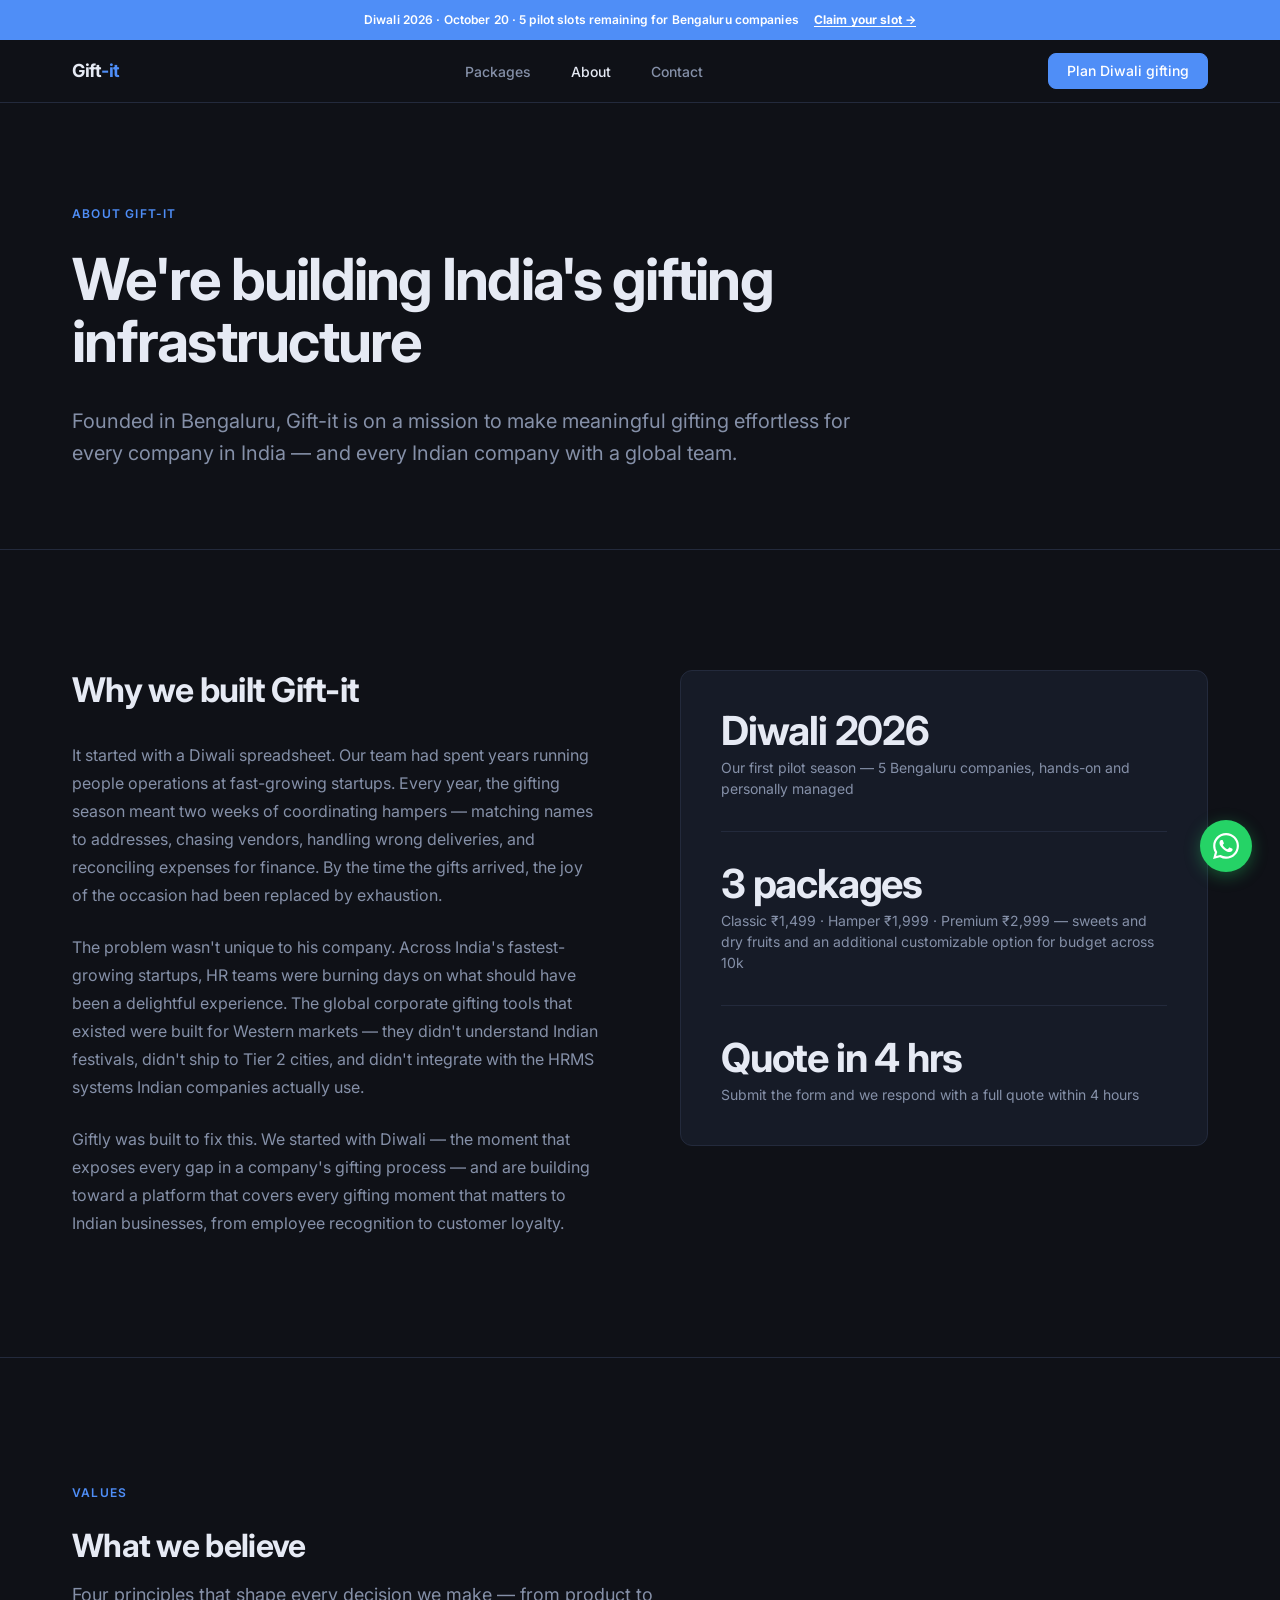
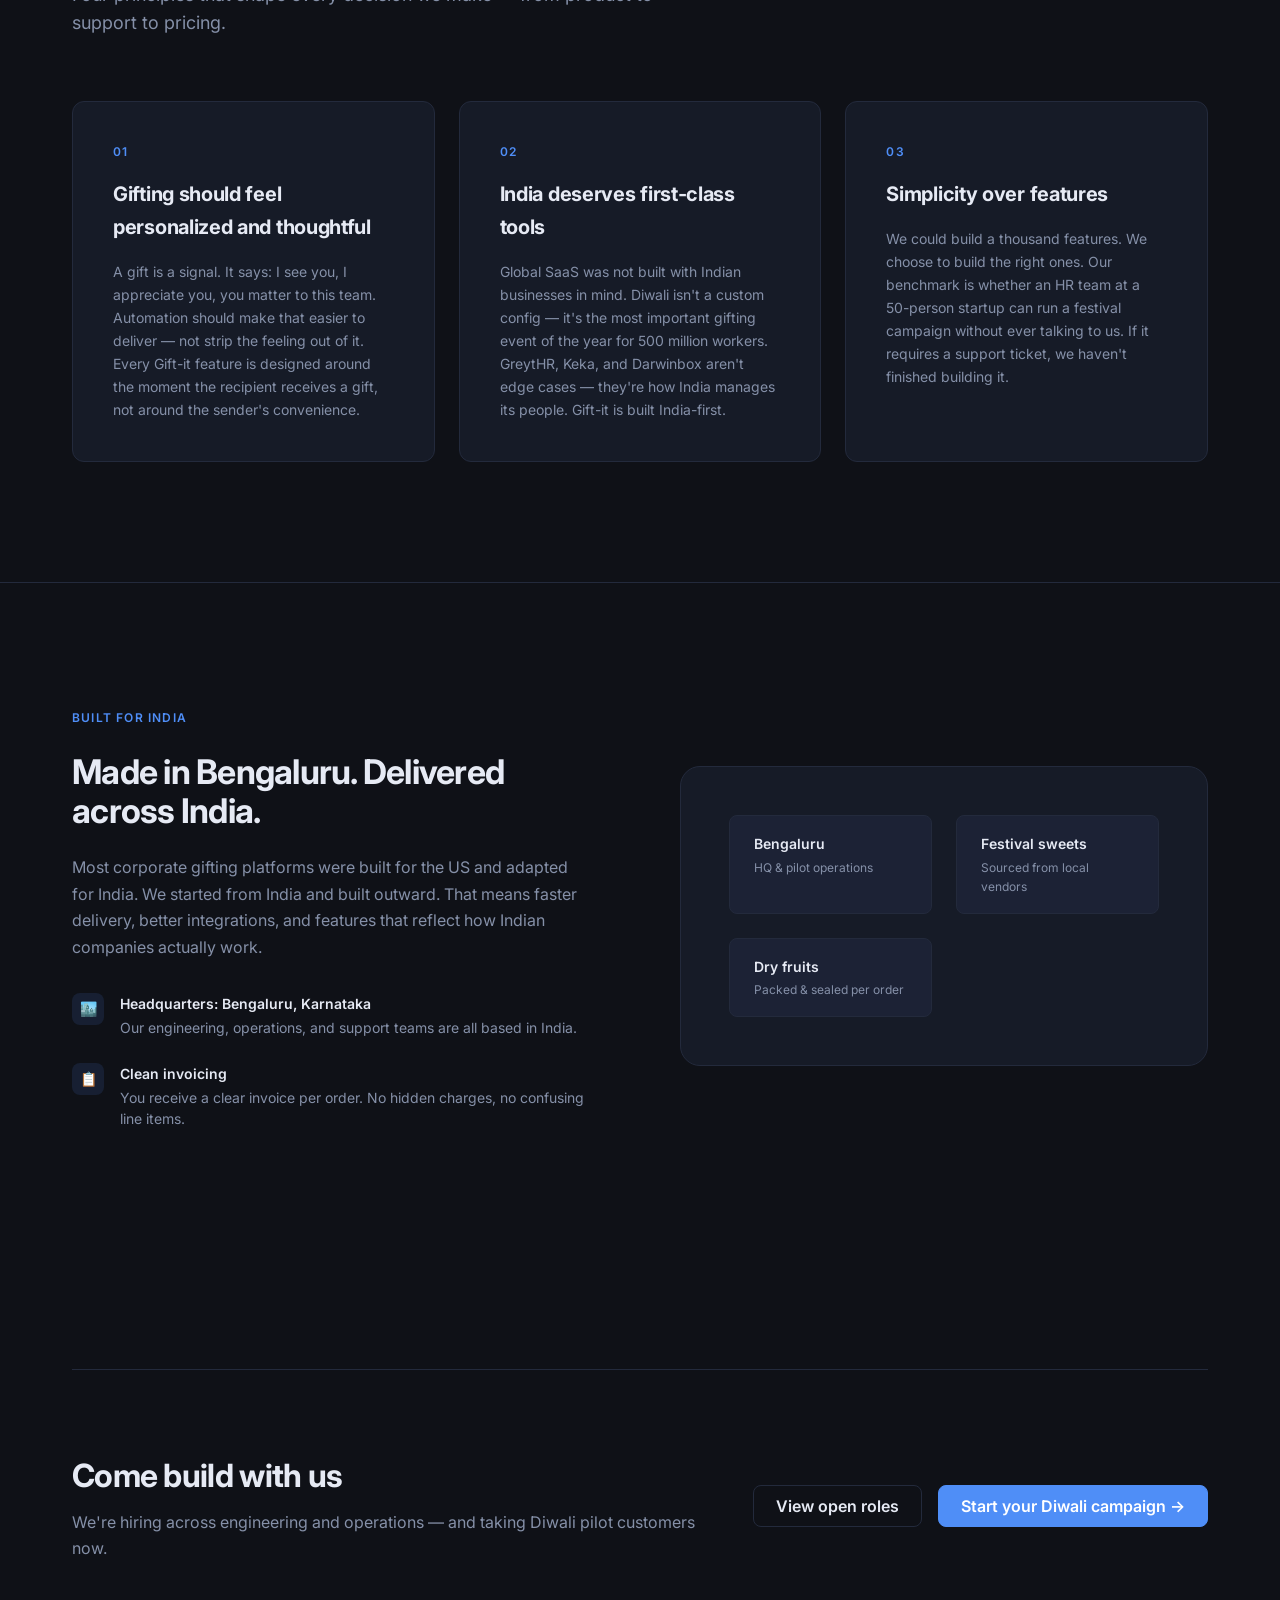
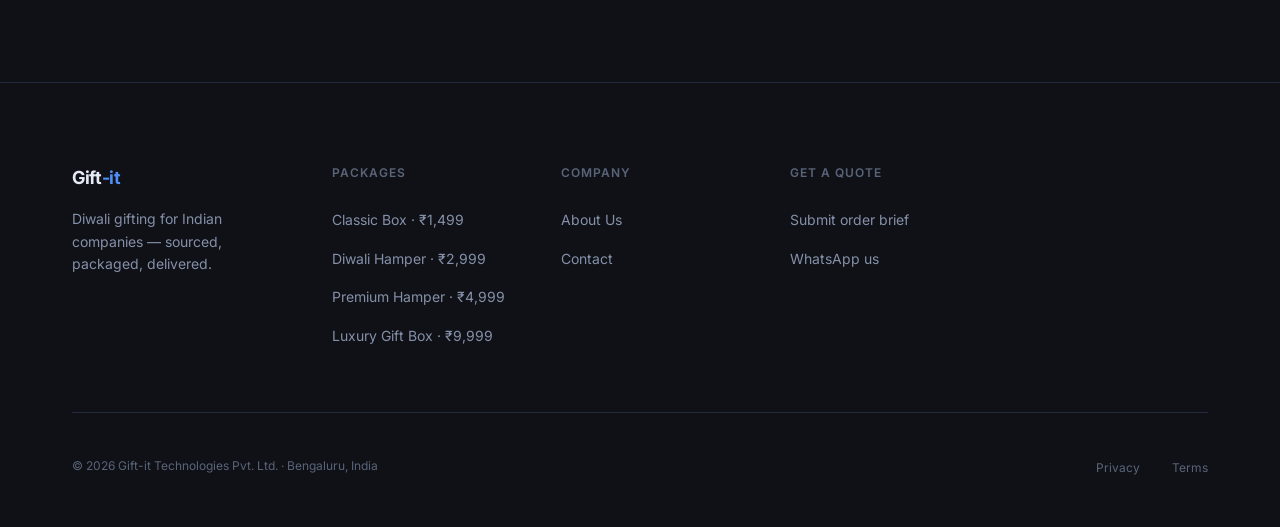
<file: about.html>
<!DOCTYPE html>
<html lang="en">
<head>
  <meta charset="UTF-8">
  <meta name="viewport" content="width=device-width, initial-scale=1.0">
  <title>Gift-it — About Us</title>
  <link rel="preconnect" href="https://fonts.googleapis.com">
  <link rel="preconnect" href="https://fonts.gstatic.com" crossorigin>
  <link href="https://fonts.googleapis.com/css2?family=Inter:wght@400;500;600;700&display=swap" rel="stylesheet">
  <link rel="stylesheet" href="style.css">
  <style>

    /* PAGE HERO -------------------------------------------------- */
    .page-hero {
      padding-top: var(--s12);
      padding-bottom: var(--s10);
    }
    .page-hero__title {
      font-size: var(--text-display);
      font-weight: var(--weight-bold);
      letter-spacing: -0.03em;
      line-height: var(--lh-display);
      color: var(--color-text-primary);
      max-width: 800px;
      margin-bottom: var(--s4);
    }
    .page-hero__sub {
      font-size: var(--text-xl);
      color: var(--color-text-secondary);
      max-width: 60ch;
      line-height: 1.6;
    }

    /* STORY ------------------------------------------------------ */
    .story {
      padding: var(--s15) 0;
      border-top: 1px solid var(--color-border);
    }

    .story__inner {
      display: grid;
      grid-template-columns: 1fr 1fr;
      gap: var(--s10);
      align-items: start;
    }

    .story__title {
      font-size: clamp(24px, 3vw, 34px);
      font-weight: var(--weight-bold);
      letter-spacing: -0.022em;
      line-height: 1.15;
      color: var(--color-text-primary);
      margin-bottom: var(--s4);
    }

    .story__body {
      font-size: var(--text-md);
      color: var(--color-text-secondary);
      line-height: 1.75;
      max-width: var(--prose-max);
    }

    .story__body p + p { margin-top: var(--s3); }

    .story__aside {
      background-color: var(--color-surface);
      border: 1px solid var(--color-border);
      border-radius: var(--radius-lg);
      padding: var(--s5);
      display: flex;
      flex-direction: column;
      gap: var(--s4);
    }

    .story-stat {
      padding-bottom: var(--s4);
      border-bottom: 1px solid var(--color-border);
    }
    .story-stat:last-child { padding-bottom: 0; border-bottom: none; }

    .story-stat__val {
      font-size: 40px;
      font-weight: var(--weight-bold);
      letter-spacing: -0.03em;
      color: var(--color-text-primary);
      line-height: 1;
      margin-bottom: 6px;
    }

    .story-stat__label {
      font-size: var(--text-sm);
      color: var(--color-text-secondary);
      line-height: 1.5;
    }

    /* VALUES ----------------------------------------------------- */
    .values {
      padding: var(--s15) 0;
      border-top: 1px solid var(--color-border);
    }

    .values__grid {
      display: grid;
      grid-template-columns: repeat(3, 1fr);
      gap: var(--s3);
      margin-top: var(--s8);
    }

    .value-card {
      background-color: var(--color-surface);
      border: 1px solid var(--color-border);
      border-radius: var(--radius-lg);
      padding: var(--s5);
    }

    .value-card__number {
      font-size: var(--text-xs);
      font-weight: var(--weight-semibold);
      letter-spacing: 0.1em;
      color: var(--color-accent);
      margin-bottom: var(--s2);
    }

    .value-card__title {
      font-size: var(--text-xl);
      font-weight: var(--weight-bold);
      letter-spacing: -0.015em;
      color: var(--color-text-primary);
      margin-bottom: var(--s2);
    }

    .value-card__desc {
      font-size: var(--text-sm);
      color: var(--color-text-secondary);
      line-height: 1.65;
    }

    /* TEAM ------------------------------------------------------- */
    .team {
      padding: var(--s15) 0;
      border-top: 1px solid var(--color-border);
    }

    .team__grid {
      display: grid;
      grid-template-columns: repeat(4, 1fr);
      gap: var(--s3);
      margin-top: var(--s8);
    }

    .team-card {
      background-color: var(--color-surface);
      border: 1px solid var(--color-border);
      border-radius: var(--radius-lg);
      padding: var(--s4);
    }

    .team-card__avatar {
      width: 52px;
      height: 52px;
      border-radius: 50%;
      background-color: var(--color-surface-alt);
      border: 1px solid var(--color-border);
      display: flex;
      align-items: center;
      justify-content: center;
      font-size: var(--text-lg);
      font-weight: var(--weight-bold);
      color: var(--color-accent);
      margin-bottom: var(--s3);
      letter-spacing: -0.02em;
    }

    .team-card__name {
      font-size: var(--text-md);
      font-weight: var(--weight-semibold);
      color: var(--color-text-primary);
      margin-bottom: 2px;
    }

    .team-card__role {
      font-size: var(--text-sm);
      color: var(--color-text-secondary);
      margin-bottom: var(--s2);
    }

    .team-card__prev {
      font-size: var(--text-xs);
      color: var(--color-text-muted);
    }

    /* INDIA SECTION ---------------------------------------------- */
    .india-section {
      padding: var(--s15) 0;
      border-top: 1px solid var(--color-border);
    }

    .india-section__inner {
      display: grid;
      grid-template-columns: 1fr 1fr;
      gap: var(--s10);
      align-items: center;
    }

    .india-section__title {
      font-size: clamp(24px, 3vw, 34px);
      font-weight: var(--weight-bold);
      letter-spacing: -0.022em;
      line-height: 1.15;
      color: var(--color-text-primary);
      margin-bottom: var(--s3);
    }

    .india-section__desc {
      font-size: var(--text-md);
      color: var(--color-text-secondary);
      max-width: 52ch;
      line-height: 1.65;
      margin-bottom: var(--s4);
    }

    .india-points {
      display: flex;
      flex-direction: column;
      gap: var(--s3);
    }

    .india-point {
      display: flex;
      align-items: flex-start;
      gap: var(--s2);
    }

    .india-point__icon {
      width: 32px;
      height: 32px;
      border-radius: var(--radius-md);
      background-color: var(--color-accent-dim);
      display: flex;
      align-items: center;
      justify-content: center;
      font-size: 14px;
      flex-shrink: 0;
      margin-top: 1px;
    }

    .india-point__title {
      font-size: var(--text-sm);
      font-weight: var(--weight-semibold);
      color: var(--color-text-primary);
      margin-bottom: 2px;
    }

    .india-point__desc {
      font-size: var(--text-sm);
      color: var(--color-text-secondary);
      line-height: 1.5;
    }

    .india-map {
      background-color: var(--color-surface);
      border: 1px solid var(--color-border);
      border-radius: var(--radius-xl);
      padding: var(--s6);
      display: grid;
      grid-template-columns: 1fr 1fr;
      gap: var(--s3);
    }

    .india-city {
      background-color: var(--color-surface-alt);
      border: 1px solid var(--color-border);
      border-radius: var(--radius-md);
      padding: var(--s2) var(--s3);
    }

    .india-city__name {
      font-size: var(--text-sm);
      font-weight: var(--weight-semibold);
      color: var(--color-text-primary);
      margin-bottom: 2px;
    }

    .india-city__stat {
      font-size: var(--text-xs);
      color: var(--color-text-secondary);
    }

    /* INVESTORS / BACKERS ---------------------------------------- */
    .backers {
      padding: var(--s10) 0;
      border-top: 1px solid var(--color-border);
    }

    .backers__label {
      font-size: var(--text-xs);
      font-weight: var(--weight-semibold);
      letter-spacing: 0.08em;
      text-transform: uppercase;
      color: var(--color-text-muted);
      margin-bottom: var(--s4);
    }

    /* RESPONSIVE ------------------------------------------------- */
    @media (max-width: 860px) {
      .story__inner { grid-template-columns: 1fr; gap: var(--s6); }
      .india-section__inner { grid-template-columns: 1fr; gap: var(--s6); }
      .team__grid { grid-template-columns: 1fr 1fr; }
    }

    @media (max-width: 640px) {
      .values__grid { grid-template-columns: 1fr; }
      .team__grid { grid-template-columns: 1fr 1fr; }
      .india-map { grid-template-columns: 1fr; }
    }

  </style>
</head>
<body>

  <!-- DIWALI BANNER -->
  <div style="background-color: var(--color-accent); padding: 10px 0; text-align: center;">
    <div class="container">
      <p style="font-size: var(--text-xs); font-weight: 600; color: #fff; letter-spacing: 0.01em;">
        Diwali 2026 · October 20 · 5 pilot slots remaining for Bengaluru companies
        <a href="contact.html" style="font-weight: 700; color: #fff; text-decoration: underline; text-underline-offset: 2px; margin-left: 12px;">Claim your slot &#8594;</a>
      </p>
    </div>
  </div>

  <!-- NAV -->
  <header class="nav" role="banner">
    <div class="container">
      <div class="nav__inner">
        <a href="index.html" class="nav__logo">Gift<span>-it</span></a>
        <nav aria-label="Primary">
          <ul class="nav__links" role="list">
            <li><a href="pricing.html" class="nav__link">Packages</a></li>
            <li><a href="about.html" class="nav__link is-active">About</a></li>
            <li><a href="contact.html" class="nav__link">Contact</a></li>
          </ul>
        </nav>
        <div class="nav__actions">
          
          <a href="contact.html" class="btn btn--primary">Plan Diwali gifting</a>
          <button class="nav__hamburger" id="hamburger" aria-label="Open menu" aria-expanded="false">
            <span></span><span></span><span></span>
          </button>
        </div>
      </div>
    </div>
    <div class="nav__mobile" id="mobile-nav">
      <a href="pricing.html" class="nav__link">Packages</a>
      <a href="about.html" class="nav__link">About</a>
      <a href="contact.html" class="nav__link">Contact</a>
      <div class="nav__mobile-actions">
        
        <a href="contact.html" class="btn btn--primary btn--full">Plan Diwali gifting</a>
      </div>
    </div>
  </header>

  <main>

    <!-- HERO -->
    <section class="page-hero" aria-labelledby="about-heading">
      <div class="container">
        <span class="eyebrow" aria-hidden="true">About Gift-it</span>
        <h1 class="page-hero__title" id="about-heading">We're building India's gifting infrastructure</h1>
        <p class="page-hero__sub">Founded in Bengaluru, Gift-it is on a mission to make meaningful gifting effortless for every company in India — and every Indian company with a global team.</p>
      </div>
    </section>

    <!-- STORY -->
    <section class="story" aria-labelledby="story-heading">
      <div class="container">
        <div class="story__inner">
          <div>
            <h2 class="story__title" id="story-heading">Why we built Gift-it</h2>
            <div class="story__body">
              <p>It started with a Diwali spreadsheet. Our team had spent years running people operations at fast-growing startups. Every year, the gifting season meant two weeks of coordinating hampers — matching names to addresses, chasing vendors, handling wrong deliveries, and reconciling expenses for finance. By the time the gifts arrived, the joy of the occasion had been replaced by exhaustion.</p>
              <p>The problem wasn't unique to his company. Across India's fastest-growing startups, HR teams were burning days on what should have been a delightful experience. The global corporate gifting tools that existed were built for Western markets — they didn't understand Indian festivals, didn't ship to Tier 2 cities, and didn't integrate with the HRMS systems Indian companies actually use.</p>
              <p>Giftly was built to fix this. We started with Diwali — the moment that exposes every gap in a company's gifting process — and are building toward a platform that covers every gifting moment that matters to Indian businesses, from employee recognition to customer loyalty.</p>
            </div>
          </div>
          <div class="story__aside" aria-label="About this pilot">
            <div class="story-stat">
              <p class="story-stat__val">Diwali 2026</p>
              <p class="story-stat__label">Our first pilot season — 5 Bengaluru companies, hands-on and personally managed</p>
            </div>
            <div class="story-stat">
              <p class="story-stat__val">3 packages</p>
              <p class="story-stat__label">Classic ₹1,499 · Hamper ₹1,999 · Premium ₹2,999 — sweets and dry fruits and an additional customizable option for budget across 10k </p>
            </div>
            
            
            

            <div class="story-stat">
              <p class="story-stat__val">Quote in 4 hrs</p>
              <p class="story-stat__label">Submit the form and we respond with a full quote within 4 hours</p>
            </div>
          </div>
        </div>
      </div>
    </section>

    <!-- VALUES -->
    <section class="values" aria-labelledby="values-heading">
      <div class="container">
        <span class="eyebrow" aria-hidden="true">Values</span>
        <h2 class="section-title" id="values-heading">What we believe</h2>
        <p class="section-sub">Four principles that shape every decision we make — from product to support to pricing.</p>

        <div class="values__grid">
          <div class="value-card">
            <p class="value-card__number">01</p>
            <h3 class="value-card__title">Gifting should feel personalized and thoughtful</h3>
            <p class="value-card__desc">A gift is a signal. It says: I see you, I appreciate you, you matter to this team. Automation should make that easier to deliver — not strip the feeling out of it. Every Gift-it feature is designed around the moment the recipient receives a gift, not around the sender's convenience.</p>
          </div>
          <div class="value-card">
            <p class="value-card__number">02</p>
            <h3 class="value-card__title">India deserves first-class tools</h3>
            <p class="value-card__desc">Global SaaS was not built with Indian businesses in mind. Diwali isn't a custom config — it's the most important gifting event of the year for 500 million workers. GreytHR, Keka, and Darwinbox aren't edge cases — they're how India manages its people. Gift-it is built India-first.</p>
          </div>
          <div class="value-card">
            <p class="value-card__number">03</p>
            <h3 class="value-card__title">Simplicity over features</h3>
            <p class="value-card__desc">We could build a thousand features. We choose to build the right ones. Our benchmark is whether an HR team at a 50-person startup can run a festival campaign without ever talking to us. If it requires a support ticket, we haven't finished building it.</p>
          </div>
        </div>
      </div>
    </section>

    <!-- INDIA FOCUS -->
    <section class="india-section" aria-labelledby="india-heading">
      <div class="container">
        <div class="india-section__inner">
          <div>
            <span class="eyebrow" aria-hidden="true">Built for India</span>
            <h2 class="india-section__title" id="india-heading">Made in Bengaluru. Delivered across India.</h2>
            <p class="india-section__desc">Most corporate gifting platforms were built for the US and adapted for India. We started from India and built outward. That means faster delivery, better integrations, and features that reflect how Indian companies actually work.</p>
            <div class="india-points">
              <div class="india-point">
                <span class="india-point__icon" aria-hidden="true">🏙️</span>
                <div>
                  <p class="india-point__title">Headquarters: Bengaluru, Karnataka</p>
                  <p class="india-point__desc">Our engineering, operations, and support teams are all based in India.</p>
                </div>
              </div>
              <div class="india-point">
                <span class="india-point__icon" aria-hidden="true">📋</span>
                <div>
                  <p class="india-point__title">Clean invoicing</p>
                  <p class="india-point__desc">You receive a clear invoice per order. No hidden charges, no confusing line items.</p>
                </div>
              </div>
            </div>
          </div>
          <div class="india-map" aria-label="How we deliver">
            <div class="india-city">
              <p class="india-city__name">Bengaluru</p>
              <p class="india-city__stat">HQ &amp; pilot operations</p>
            </div>
            <div class="india-city">
              <p class="india-city__name">Festival sweets</p>
              <p class="india-city__stat">Sourced from local vendors</p>
            </div>
            <div class="india-city">
              <p class="india-city__name">Dry fruits</p>
              <p class="india-city__stat">Packed &amp; sealed per order</p>
            </div>
          </div>
        </div>
      </div>
    </section>

    <!-- CTA BAND -->
    <section class="cta-band" aria-labelledby="cta-heading">
      <div class="container">
        <div class="cta-band__inner">
          <div>
            <h2 class="cta-band__headline" id="cta-heading">Come build with us</h2>
            <p class="cta-band__sub">We're hiring across engineering and operations — and taking Diwali pilot customers now.</p>
          </div>
          <div class="cta-band__actions">
            <a href="contact.html" class="btn btn--outline btn--lg">View open roles</a>
            <a href="contact.html" class="btn btn--primary btn--lg">Start your Diwali campaign →</a>
          </div>
        </div>
      </div>
    </section>

  </main>

  <!-- FOOTER -->
  <footer class="footer" role="contentinfo">
    <div class="container">
      <div class="footer__grid">
        <div class="footer__brand">
          <p class="footer__brand-name">Gift<span>-it</span></p>
          <p class="footer__brand-desc">Diwali gifting for Indian companies — sourced, packaged, delivered.</p>
        </div>
        <div>
          <p class="footer__col-label">Packages</p>
          <ul class="footer__col-links" role="list">
            <li><a href="classic-box.html" class="footer__link">Classic Box · ₹1,499</a></li>
            <li><a href="diwali-hamper.html" class="footer__link">Diwali Hamper · ₹2,999</a></li>
            <li><a href="premium-box.html" class="footer__link">Premium Hamper · ₹4,999</a></li>
            <li><a href="luxury-box.html" class="footer__link">Luxury Gift Box · ₹9,999</a></li>
          </ul>
        </div>
        <div>
          <p class="footer__col-label">Company</p>
          <ul class="footer__col-links" role="list">
            <li><a href="about.html" class="footer__link">About Us</a></li>
            <li><a href="contact.html" class="footer__link">Contact</a></li>
          </ul>
        </div>
        <div>
          <p class="footer__col-label">Get a quote</p>
          <ul class="footer__col-links" role="list">
            <li><a href="contact.html" class="footer__link">Submit order brief</a></li>
            <li><a href="https://wa.me/917090781972" class="footer__link" target="_blank" rel="noopener">WhatsApp us</a></li>
          </ul>
        </div>
      </div>
      <div class="footer__bottom">
        <p class="footer__copy">© 2026 Gift-it Technologies Pvt. Ltd. · Bengaluru, India</p>
        <nav aria-label="Legal"><ul class="footer__legal" role="list">
          <li><a href="#" class="footer__legal-link">Privacy</a></li>
          <li><a href="#" class="footer__legal-link">Terms</a></li>
        </ul></nav>
      </div>
    </div>
  </footer>

  <script>
    const hamburger = document.getElementById('hamburger');
    const mobileNav = document.getElementById('mobile-nav');
    hamburger.addEventListener('click', () => {
      const open = mobileNav.classList.toggle('is-open');
      hamburger.setAttribute('aria-expanded', String(open));
    });
  </script>

  <!-- WhatsApp floating button -->
  <a href="https://wa.me/917090781972?text=Hi%2C%20I%27d%20like%20to%20learn%20more%20about%20Giftly"
     class="whatsapp-fab"
     target="_blank" rel="noopener noreferrer"
     aria-label="Chat with us on WhatsApp — +91 70 9078 1972">
    <svg width="26" height="26" viewBox="0 0 24 24" fill="currentColor" aria-hidden="true"><path d="M17.472 14.382c-.297-.149-1.758-.867-2.03-.967-.273-.099-.471-.148-.67.15-.197.297-.767.966-.94 1.164-.173.199-.347.223-.644.075-.297-.15-1.255-.463-2.39-1.475-.883-.788-1.48-1.761-1.653-2.059-.173-.297-.018-.458.13-.606.134-.133.298-.347.446-.52.149-.174.198-.298.298-.497.099-.198.05-.371-.025-.52-.075-.149-.669-1.612-.916-2.207-.242-.579-.487-.5-.669-.51-.173-.008-.371-.01-.57-.01-.198 0-.52.074-.792.372-.272.297-1.04 1.016-1.04 2.479 0 1.462 1.065 2.875 1.213 3.074.149.198 2.096 3.2 5.077 4.487.709.306 1.262.489 1.694.625.712.227 1.36.195 1.871.118.571-.085 1.758-.719 2.006-1.413.248-.694.248-1.289.173-1.413-.074-.124-.272-.198-.57-.347m-5.421 7.403h-.004a9.87 9.87 0 01-5.031-1.378l-.361-.214-3.741.982.998-3.648-.235-.374a9.86 9.86 0 01-1.51-5.26c.001-5.45 4.436-9.884 9.888-9.884 2.64 0 5.122 1.03 6.988 2.898a9.825 9.825 0 012.893 6.994c-.003 5.45-4.437 9.884-9.885 9.884m8.413-18.297A11.815 11.815 0 0012.05 0C5.495 0 .16 5.335.157 11.892c0 2.096.547 4.142 1.588 5.945L.057 24l6.305-1.654a11.882 11.882 0 005.683 1.448h.005c6.554 0 11.89-5.335 11.893-11.893a11.821 11.821 0 00-3.48-8.413z"/></svg>
  </a>

</body>
</html>
</file>
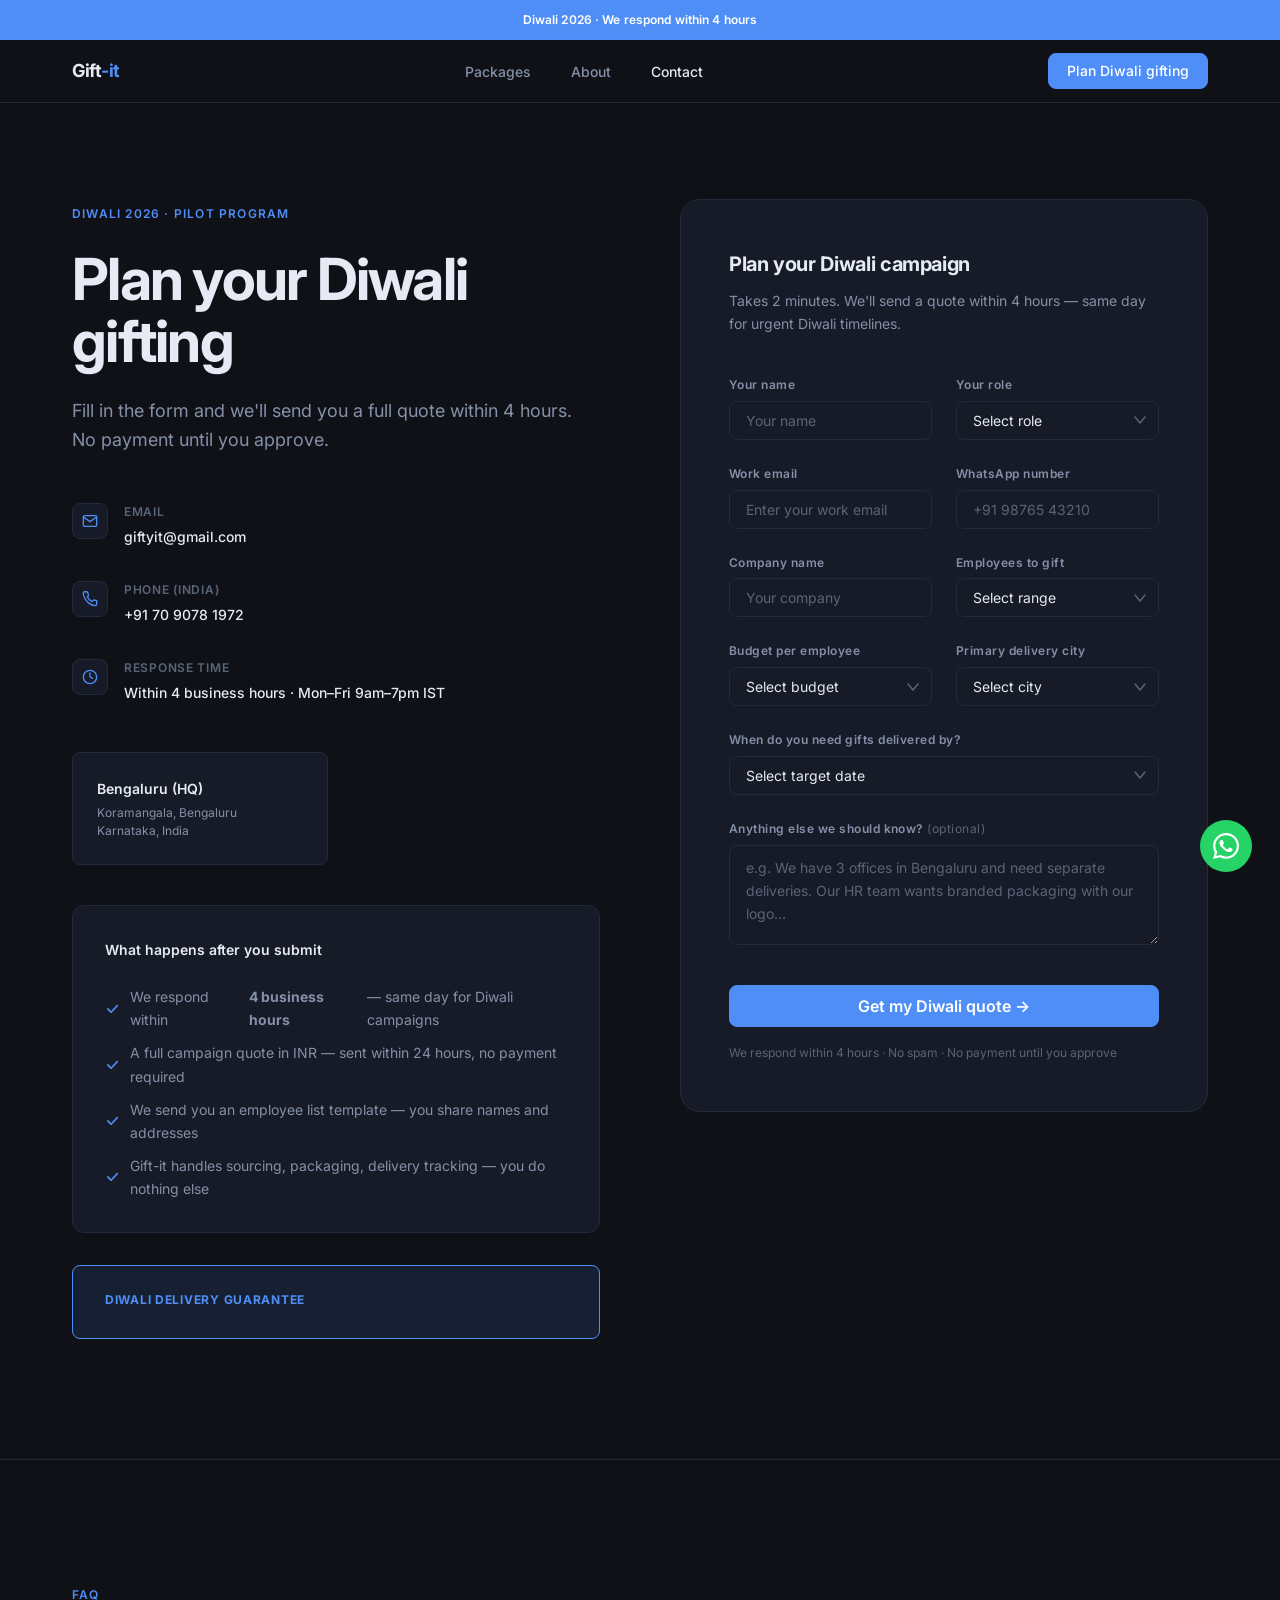
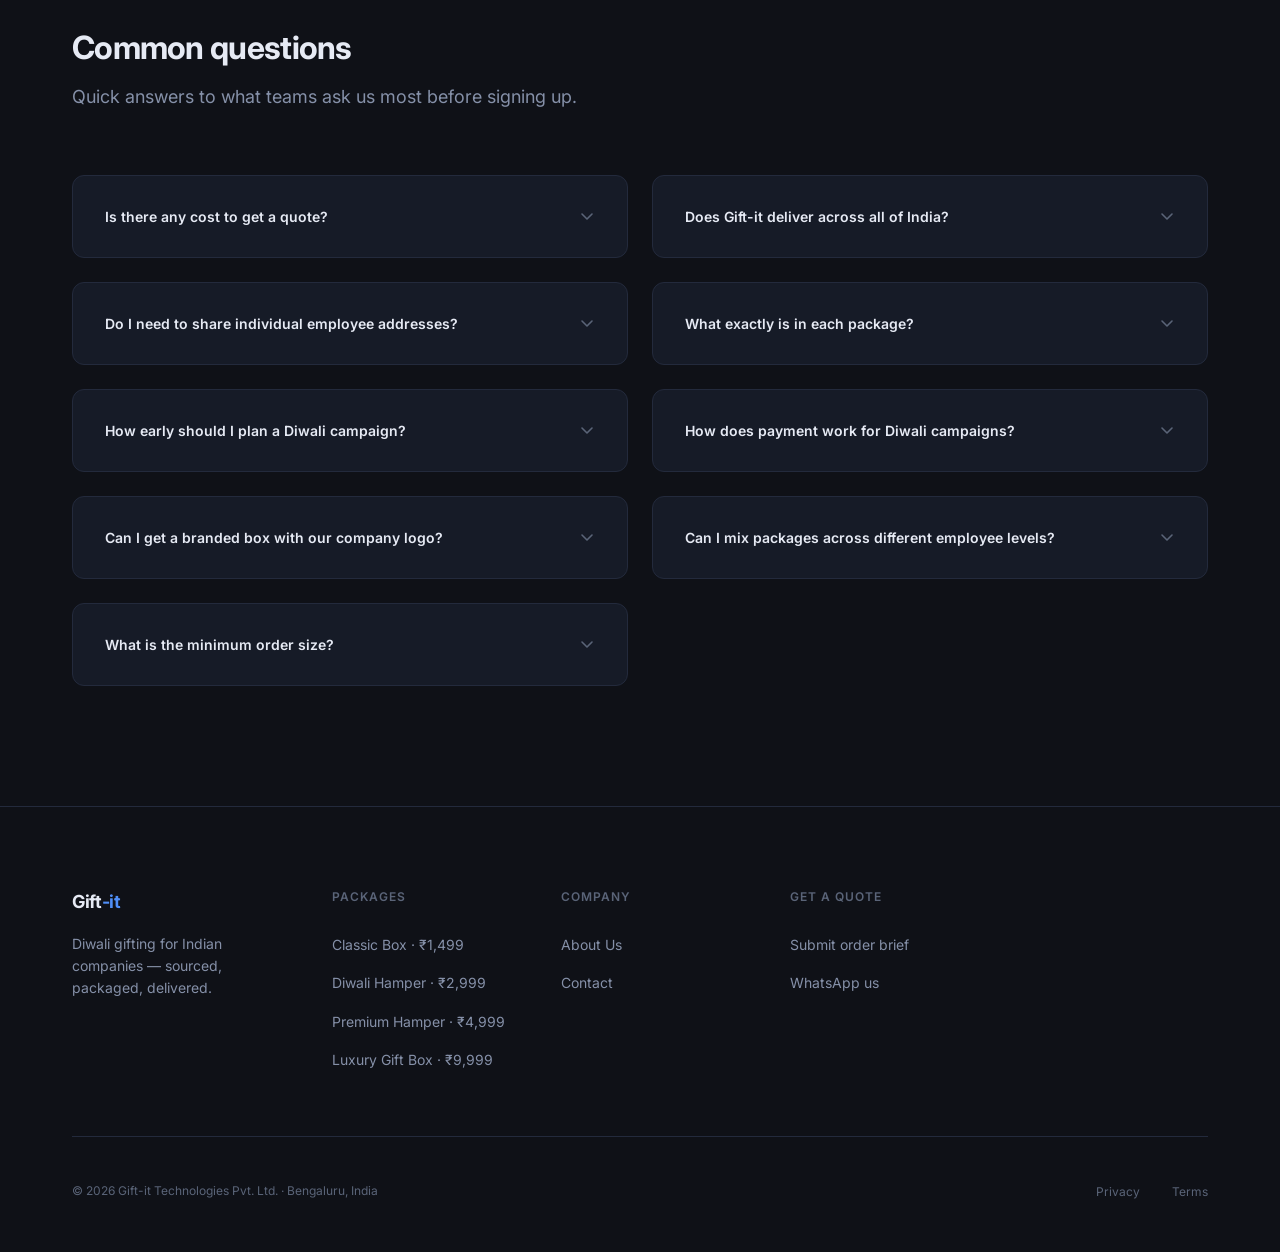
<file: contact.html>
<!DOCTYPE html>
<html lang="en">
<head>
  <meta charset="UTF-8">
  <meta name="viewport" content="width=device-width, initial-scale=1.0">
  <title>Gift-it — Contact Us & Talk to Sales</title>
  <link rel="preconnect" href="https://fonts.googleapis.com">
  <link rel="preconnect" href="https://fonts.gstatic.com" crossorigin>
  <link href="https://fonts.googleapis.com/css2?family=Inter:wght@400;500;600;700&display=swap" rel="stylesheet">
  <link rel="stylesheet" href="style.css">
  <style>

    /* LAYOUT ----------------------------------------------------- */
    .contact-layout {
      padding-top: var(--s12);
      padding-bottom: var(--s15);
    }

    .contact-layout__inner {
      display: grid;
      grid-template-columns: 1fr 1fr;
      gap: var(--s10);
      align-items: start;
    }

    /* LEFT: COPY & INFO ------------------------------------------ */
    .contact-info__title {
      font-size: var(--text-display);
      font-weight: var(--weight-bold);
      letter-spacing: -0.03em;
      line-height: var(--lh-display);
      color: var(--color-text-primary);
      margin-bottom: var(--s3);
    }

    .contact-info__sub {
      font-size: var(--text-lg);
      color: var(--color-text-secondary);
      max-width: 48ch;
      line-height: 1.6;
      margin-bottom: var(--s6);
    }

    .contact-detail-list {
      display: flex;
      flex-direction: column;
      gap: var(--s4);
      margin-bottom: var(--s6);
    }

    .contact-detail {
      display: flex;
      align-items: flex-start;
      gap: var(--s2);
    }

    .contact-detail__icon {
      width: 36px;
      height: 36px;
      border-radius: var(--radius-md);
      background-color: var(--color-surface);
      border: 1px solid var(--color-border);
      display: flex;
      align-items: center;
      justify-content: center;
      color: var(--color-accent);
      flex-shrink: 0;
      margin-top: 1px;
    }

    .contact-detail__label {
      font-size: var(--text-xs);
      font-weight: var(--weight-semibold);
      letter-spacing: 0.06em;
      text-transform: uppercase;
      color: var(--color-text-muted);
      margin-bottom: 3px;
    }

    .contact-detail__value {
      font-size: var(--text-sm);
      color: var(--color-text-primary);
      font-weight: var(--weight-medium);
    }

    /* Offices */
    .offices {
      display: grid;
      grid-template-columns: 1fr 1fr;
      gap: var(--s2);
    }

    .office-card {
      background-color: var(--color-surface);
      border: 1px solid var(--color-border);
      border-radius: var(--radius-md);
      padding: var(--s3);
    }

    .office-card__city {
      font-size: var(--text-sm);
      font-weight: var(--weight-semibold);
      color: var(--color-text-primary);
      margin-bottom: 4px;
    }

    .office-card__address {
      font-size: var(--text-xs);
      color: var(--color-text-secondary);
      line-height: 1.5;
    }

    /* What to expect */
    .expectations {
      background-color: var(--color-surface);
      border: 1px solid var(--color-border);
      border-radius: var(--radius-lg);
      padding: var(--s4);
      margin-top: var(--s5);
    }

    .expectations__title {
      font-size: var(--text-sm);
      font-weight: var(--weight-semibold);
      color: var(--color-text-primary);
      margin-bottom: var(--s3);
    }

    .expectations__list {
      display: flex;
      flex-direction: column;
      gap: 10px;
    }

    .expect-item {
      display: flex;
      align-items: center;
      gap: 10px;
      font-size: var(--text-sm);
      color: var(--color-text-secondary);
    }

    .expect-item svg { color: var(--color-accent); flex-shrink: 0; }

    /* RIGHT: FORM ----------------------------------------------- */
    .contact-form-wrap {
      background-color: var(--color-surface);
      border: 1px solid var(--color-border);
      border-radius: var(--radius-xl);
      padding: var(--s6);
    }

    .contact-form__title {
      font-size: var(--text-xl);
      font-weight: var(--weight-bold);
      letter-spacing: -0.018em;
      color: var(--color-text-primary);
      margin-bottom: var(--s1);
    }

    .contact-form__sub {
      font-size: var(--text-sm);
      color: var(--color-text-secondary);
      margin-bottom: var(--s5);
    }

    .form-row {
      display: grid;
      grid-template-columns: 1fr 1fr;
      gap: var(--s3);
    }

    .form-fields {
      display: flex;
      flex-direction: column;
      gap: var(--s3);
    }

    .form-submit-row {
      margin-top: var(--s5);
    }

    .form-submit-note {
      font-size: var(--text-xs);
      color: var(--color-text-muted);
      margin-top: var(--s2);
    }

    /* Success state */
    .form-success {
      display: none;
      text-align: center;
      padding: var(--s8) var(--s4);
    }

    .form-success__icon {
      width: 52px;
      height: 52px;
      border-radius: 50%;
      background-color: var(--color-accent-dim);
      display: flex;
      align-items: center;
      justify-content: center;
      margin: 0 auto var(--s3);
      color: var(--color-accent);
    }

    .form-success__title {
      font-size: var(--text-xl);
      font-weight: var(--weight-bold);
      color: var(--color-text-primary);
      margin-bottom: var(--s2);
    }

    .form-success__sub {
      font-size: var(--text-md);
      color: var(--color-text-secondary);
    }

    /* FAQ -------------------------------------------------------- */
    .faq {
      padding: var(--s15) 0;
      border-top: 1px solid var(--color-border);
    }

    .faq__grid {
      display: grid;
      grid-template-columns: 1fr 1fr;
      gap: var(--s3);
      margin-top: var(--s8);
    }

    .faq-item {
      background-color: var(--color-surface);
      border: 1px solid var(--color-border);
      border-radius: var(--radius-lg);
      overflow: hidden;
    }

    .faq-item__question {
      width: 100%;
      display: flex;
      align-items: center;
      justify-content: space-between;
      padding: var(--s4);
      font-size: var(--text-sm);
      font-weight: var(--weight-semibold);
      color: var(--color-text-primary);
      text-align: left;
      transition: color var(--ease);
      gap: var(--s2);
    }

    .faq-item__question:hover { color: var(--color-accent); }

    .faq-item__chevron {
      flex-shrink: 0;
      color: var(--color-text-muted);
      transition: transform var(--ease-md);
    }

    .faq-item.is-open .faq-item__chevron {
      transform: rotate(180deg);
    }

    .faq-item__answer {
      display: none;
      padding: 0 var(--s4) var(--s4);
      font-size: var(--text-sm);
      color: var(--color-text-secondary);
      line-height: 1.65;
    }

    .faq-item.is-open .faq-item__answer { display: block; }

    /* RESPONSIVE ------------------------------------------------- */
    @media (max-width: 860px) {
      .contact-layout__inner { grid-template-columns: 1fr; gap: var(--s6); }
      .faq__grid { grid-template-columns: 1fr; }
      .offices { grid-template-columns: 1fr; }
    }

    @media (max-width: 640px) {
      .form-row { grid-template-columns: 1fr; }
      .contact-form-wrap { padding: var(--s4); }
    }


    /* FORM FIELDS ------------------------------------------------ */
    .field {
      display: flex;
      flex-direction: column;
      gap: 6px;
    }
    .field__label {
      font-size: var(--text-xs);
      font-weight: var(--weight-semibold);
      letter-spacing: 0.04em;
      color: var(--color-text-secondary);
    }
    .field__input,
    .field__select,
    .field__textarea {
      width: 100%;
      background: var(--color-surface);
      border: 1px solid var(--color-border);
      border-radius: var(--radius-md);
      padding: 10px var(--s2);
      font-size: var(--text-sm);
      color: var(--color-text-primary);
      transition: border-color var(--ease);
      appearance: none;
      -webkit-appearance: none;
    }
    .field__input:focus,
    .field__select:focus,
    .field__textarea:focus {
      outline: none;
      border-color: var(--color-accent);
    }
    .field__textarea {
      resize: vertical;
      min-height: 100px;
      line-height: var(--lh-body);
    }
    .field__select {
      background-image: url("data:image/svg+xml,%3Csvg width='12' height='8' viewBox='0 0 12 8' fill='none' xmlns='http://www.w3.org/2000/svg'%3E%3Cpath d='M1 1L6 7L11 1' stroke='%235A6478' stroke-width='1.5' stroke-linecap='round' stroke-linejoin='round'/%3E%3C/svg%3E");
      background-repeat: no-repeat;
      background-position: right 12px center;
      padding-right: 36px;
      cursor: pointer;
    }
  </style>
</head>
<body>

  <!-- DIWALI BANNER -->
  <div style="background-color: var(--color-accent); padding: 10px 0; text-align: center;">
    <div class="container">
      <p style="font-size: var(--text-xs); font-weight: 600; color: #fff; letter-spacing: 0.01em;">
        Diwali 2026 · We respond within 4 hours
      </p>
    </div>
  </div>

  <!-- NAV -->
  <header class="nav" role="banner">
    <div class="container">
      <div class="nav__inner">
        <a href="index.html" class="nav__logo">Gift<span>-it</span></a>
        <nav aria-label="Primary">
          <ul class="nav__links" role="list">
            <li><a href="pricing.html" class="nav__link">Packages</a></li>
            <li><a href="about.html" class="nav__link">About</a></li>
            <li><a href="contact.html" class="nav__link is-active">Contact</a></li>
          </ul>
        </nav>
        <div class="nav__actions">
          
          <a href="contact.html" class="btn btn--primary">Plan Diwali gifting</a>
          <button class="nav__hamburger" id="hamburger" aria-label="Open menu" aria-expanded="false">
            <span></span><span></span><span></span>
          </button>
        </div>
      </div>
    </div>
    <div class="nav__mobile" id="mobile-nav">
      <a href="pricing.html" class="nav__link">Packages</a>
      <a href="about.html" class="nav__link">About</a>
      <a href="contact.html" class="nav__link">Contact</a>
      <div class="nav__mobile-actions">
        
        <a href="pricing.html" class="btn btn--primary btn--full">Start free</a>
      </div>
    </div>
  </header>

  <main>

    <!-- CONTACT FORM + INFO -->
    <section class="contact-layout" aria-labelledby="contact-heading">
      <div class="container">
        <div class="contact-layout__inner">

          <!-- LEFT: INFO -->
          <div>
            <span class="eyebrow" aria-hidden="true">Diwali 2026 · Pilot program</span>
            <h1 class="contact-info__title" id="contact-heading">Plan your Diwali gifting</h1>
            <p class="contact-info__sub">Fill in the form and we'll send you a full quote within 4 hours. No payment until you approve.</p>

            <div class="contact-detail-list">
              <div class="contact-detail">
                <span class="contact-detail__icon" aria-hidden="true">
                  <svg width="16" height="16" viewBox="0 0 24 24" fill="none" stroke="currentColor" stroke-width="2" stroke-linecap="round" stroke-linejoin="round"><path d="M4 4h16c1.1 0 2 .9 2 2v12c0 1.1-.9 2-2 2H4c-1.1 0-2-.9-2-2V6c0-1.1.9-2 2-2z"/><polyline points="22,6 12,13 2,6"/></svg>
                </span>
                <div>
                  <p class="contact-detail__label">Email</p>
                  <p class="contact-detail__value">giftyit@gmail.com</p>
                </div>
              </div>
              <div class="contact-detail">
                <span class="contact-detail__icon" aria-hidden="true">
                  <svg width="16" height="16" viewBox="0 0 24 24" fill="none" stroke="currentColor" stroke-width="2" stroke-linecap="round" stroke-linejoin="round"><path d="M22 16.92v3a2 2 0 0 1-2.18 2 19.79 19.79 0 0 1-8.63-3.07A19.5 19.5 0 0 1 4.89 12a19.79 19.79 0 0 1-3.07-8.67A2 2 0 0 1 3.82 1.18h3a2 2 0 0 1 2 1.72 12.84 12.84 0 0 0 .7 2.81 2 2 0 0 1-.45 2.11L8.09 9a16 16 0 0 0 6.91 6.91l1.82-1.82a2 2 0 0 1 2.11-.45 12.84 12.84 0 0 0 2.81.7A2 2 0 0 1 22 16.92z"/></svg>
                </span>
                <div>
                  <p class="contact-detail__label">Phone (India)</p>
                  <p class="contact-detail__value"><a href="tel:+917090781972" style="color:inherit;">+91 70 9078 1972</a></p>
                </div>
              </div>
              <div class="contact-detail">
                <span class="contact-detail__icon" aria-hidden="true">
                  <svg width="16" height="16" viewBox="0 0 24 24" fill="none" stroke="currentColor" stroke-width="2" stroke-linecap="round" stroke-linejoin="round"><circle cx="12" cy="12" r="10"/><polyline points="12 6 12 12 16 14"/></svg>
                </span>
                <div>
                  <p class="contact-detail__label">Response time</p>
                  <p class="contact-detail__value">Within 4 business hours · Mon–Fri 9am–7pm IST</p>
                </div>
              </div>
            </div>

            <div class="offices" aria-label="Based in">
              <div class="office-card">
                <p class="office-card__city">Bengaluru (HQ)</p>
                <p class="office-card__address">Koramangala, Bengaluru<br>Karnataka, India</p>
              </div>
            </div>

            <div class="expectations">
              <p class="expectations__title">What happens after you submit</p>
              <div class="expectations__list">
                <div class="expect-item">
                  <svg width="15" height="15" viewBox="0 0 16 16" fill="none" aria-hidden="true"><path d="M3 8.5L6.5 12L13 5" stroke="currentColor" stroke-width="1.8" stroke-linecap="round" stroke-linejoin="round"/></svg>
                  We respond within <strong>4 business hours</strong> — same day for Diwali campaigns
                </div>
                <div class="expect-item">
                  <svg width="15" height="15" viewBox="0 0 16 16" fill="none" aria-hidden="true"><path d="M3 8.5L6.5 12L13 5" stroke="currentColor" stroke-width="1.8" stroke-linecap="round" stroke-linejoin="round"/></svg>
                  A full campaign quote in INR — sent within 24 hours, no payment required
                </div>
                <div class="expect-item">
                  <svg width="15" height="15" viewBox="0 0 16 16" fill="none" aria-hidden="true"><path d="M3 8.5L6.5 12L13 5" stroke="currentColor" stroke-width="1.8" stroke-linecap="round" stroke-linejoin="round"/></svg>
                  We send you an employee list template — you share names and addresses
                </div>
                <div class="expect-item">
                  <svg width="15" height="15" viewBox="0 0 16 16" fill="none" aria-hidden="true"><path d="M3 8.5L6.5 12L13 5" stroke="currentColor" stroke-width="1.8" stroke-linecap="round" stroke-linejoin="round"/></svg>
                  Gift-it handles sourcing, packaging, delivery tracking — you do nothing else
                </div>
              </div>
            </div>

            <div style="margin-top: var(--s4); padding: var(--s3) var(--s4); background: var(--color-accent-dim); border: 1px solid var(--color-accent); border-radius: var(--radius-md);">
              <p style="font-size: var(--text-xs); font-weight: 700; letter-spacing: 0.06em; text-transform: uppercase; color: var(--color-accent); margin-bottom: 4px;">Diwali delivery guarantee</p>
            </div>
          </div>

          <!-- RIGHT: FORM -->
          <div class="contact-form-wrap">

            <!-- PRE-FILL BANNER — shown only when user arrives from pricing page with a selection -->
            <div id="selection-banner" style="display:none; margin-bottom: var(--s4); background: var(--color-accent-dim); border: 1px solid var(--color-accent); border-radius: var(--radius-lg); padding: 14px 18px;">
              <p style="font-size: var(--text-xs); font-weight: 700; letter-spacing: 0.08em; text-transform: uppercase; color: var(--color-accent); margin-bottom: 4px;">Your selection from pricing →</p>
              <p id="banner-tier-label" style="font-size: var(--text-sm); font-weight: 600; color: var(--color-text-primary); margin-bottom: 2px;"></p>
              <p id="banner-option-label" style="font-size: var(--text-sm); color: var(--color-text-secondary);"></p>
              <p style="font-size: 10px; color: var(--color-text-muted); margin-top: 6px; font-style: italic;">Budget and gift option pre-filled below · you can change anything before submitting.</p>
            </div>

            <form id="contact-form" novalidate aria-label="Diwali campaign intake form">
              <h2 class="contact-form__title">Plan your Diwali campaign</h2>
              <p class="contact-form__sub">Takes 2 minutes. We'll send a quote within 4 hours — same day for urgent Diwali timelines.</p>

              <div class="form-fields">

                <div class="form-row">
                  <div class="field">
                    <label class="field__label" for="first-name">Your name</label>
                    <input class="field__input" type="text" id="first-name" name="first_name" placeholder="Your name" autocomplete="given-name" required>
                  </div>
                  <div class="field">
                    <label class="field__label" for="role">Your role</label>
                    <select class="field__select" id="role" name="role" required>
                      <option value="" disabled selected>Select role</option>
                      <option value="founder">Founder / Co-founder</option>
                      <option value="hr_head">HR Head / VP People</option>
                      <option value="hr_manager">HR Manager / Executive</option>
                      <option value="admin">Admin / Office Manager</option>
                      <option value="other">Other</option>
                    </select>
                  </div>
                </div>

                <div class="form-row">
                  <div class="field">
                    <label class="field__label" for="work-email">Work email</label>
                    <input class="field__input" type="email" id="work-email" name="email" placeholder="Enter your work email" autocomplete="email" required>
                  </div>
                  <div class="field">
                    <label class="field__label" for="whatsapp">WhatsApp number</label>
                    <input class="field__input" type="tel" id="whatsapp" name="whatsapp" placeholder="+91 98765 43210" autocomplete="tel">
                  </div>
                </div>

                <div class="form-row">
                  <div class="field">
                    <label class="field__label" for="company">Company name</label>
                    <input class="field__input" type="text" id="company" name="company" placeholder="Your company" required>
                  </div>
                  <div class="field">
                    <label class="field__label" for="employee-count">Employees to gift</label>
                    <select class="field__select" id="employee-count" name="employee_count" required>
                      <option value="" disabled selected>Select range</option>
                      <option value="under-50">Under 50 employees</option>
                      <option value="50-150">50–150 employees</option>
                      <option value="150-300">150–300 employees</option>
                      <option value="300-500">300–500 employees</option>
                      <option value="500-1000">500–1,000 employees</option>
                      <option value="1000+">1,000+ employees</option>
                    </select>
                  </div>
                </div>

                <div class="form-row">
                  <div class="field">
                    <label class="field__label" for="budget">Budget per employee</label>
                    <select class="field__select" id="budget" name="budget_per_head" required>
                      <option value="" disabled selected>Select budget</option>
                      <option value="1499">₹1,499 — Classic Box (500g mithai + Classic Gift Box)</option>
                      <option value="2999">₹2,999 — Diwali Hamper (500g mithai + 250g dry fruits)</option>
                      <option value="4999">₹4,999 — Premium Hamper (750g mithai + 400g dry fruits + saffron)</option>
                      <option value="9999">₹9,999 — Luxury Gift Box (1kg mithai + 600g dry fruits + saffron + honey)</option>
                      <option value="flexible">Not sure yet — show me options</option>
                    </select>
                  </div>
                  <div class="field">
                    <label class="field__label" for="delivery-city">Primary delivery city</label>
                    <select class="field__select" id="delivery-city" name="delivery_city" required>
                      <option value="" disabled selected>Select city</option>
                      <option value="bengaluru">Bengaluru</option>
                      <option value="mumbai">Mumbai</option>
                      <option value="delhi-ncr">Delhi NCR</option>
                      <option value="hyderabad">Hyderabad</option>
                      <option value="pune">Pune</option>
                      <option value="chennai">Chennai</option>
                    </select>
                  </div>
                </div>

                <div class="field">
                  <label class="field__label" for="delivery-date">When do you need gifts delivered by?</label>
                  <select class="field__select" id="delivery-date" name="delivery_date">
                    <option value="" disabled selected>Select target date</option>
                    <option value="oct-15">Before October 15</option>
                    <option value="oct-19">Before October 19 (day before Diwali)</option>
                    <option value="post-diwali">After Diwali — for another occasion</option>
                  </select>
                </div>

                <!-- Gift option selection — hidden by default, shown + pre-filled when coming from pricing page -->
                <div class="field" id="gift-option-field" style="display:none;">
                  <label class="field__label" for="gift-option">Gift option selected</label>
                  <input class="field__input" type="text" id="gift-option" name="gift_option"
                         readonly
                         style="background: var(--color-surface-alt); color: var(--color-text-primary); cursor: default;"
                         placeholder="e.g. Artisanal Diwali hamper">
                  <p style="font-size: 10px; color: var(--color-text-muted); margin-top: 4px;">From your selection on the pricing page · we'll confirm before ordering.</p>
                </div>

                <div class="field">
                  <label class="field__label" for="message">Anything else we should know? <span style="color: var(--color-text-muted); font-weight: 400;">(optional)</span></label>
                  <textarea class="field__textarea" id="message" name="message" placeholder="e.g. We have 3 offices in Bengaluru and need separate deliveries. Our HR team wants branded packaging with our logo…"></textarea>
                </div>

              </div>

              <div class="form-submit-row">
                <button type="submit" class="btn btn--primary btn--full btn--lg">Get my Diwali quote →</button>
                <p class="form-submit-note">We respond within 4 hours · No spam · No payment until you approve</p>
              </div>

            </form>

            <div class="form-success" id="form-success" role="alert" aria-live="polite">
              <div class="form-success__icon" aria-hidden="true">
                <svg width="24" height="24" viewBox="0 0 24 24" fill="none" stroke="currentColor" stroke-width="2" stroke-linecap="round" stroke-linejoin="round"><path d="M22 11.08V12a10 10 0 1 1-5.93-9.14"/><polyline points="22 4 12 14.01 9 11.01"/></svg>
              </div>
              <h3 class="form-success__title">You're in — we'll be in touch shortly</h3>
              <p class="form-success__sub">Expect a quote in your inbox within 4 hours. Check WhatsApp too — we'll send a message there if you shared your number. Your Diwali campaign is in good hands.</p>
            </div>

          </div>

        </div>
      </div>
    </section>

    <!-- FAQ -->
    <section class="faq" aria-labelledby="faq-heading">
      <div class="container">
        <span class="eyebrow" aria-hidden="true">FAQ</span>
        <h2 class="section-title" id="faq-heading">Common questions</h2>
        <p class="section-sub">Quick answers to what teams ask us most before signing up.</p>

        <div class="faq__grid" role="list">

          <div class="faq-item" role="listitem">
            <button class="faq-item__question" aria-expanded="false">
              Is there any cost to get a quote?
              <svg class="faq-item__chevron" width="16" height="16" viewBox="0 0 16 16" fill="none" aria-hidden="true"><path d="M3 6L8 11L13 6" stroke="currentColor" stroke-width="1.6" stroke-linecap="round" stroke-linejoin="round"/></svg>
            </button>
            <div class="faq-item__answer">No. Submitting the form and receiving a detailed quote is completely free. We send you a full cost breakdown — packages, quantities, and total — before you commit to anything. Payment only begins once you approve the quote and confirm the order.</div>
          </div>

          <div class="faq-item" role="listitem">
            <button class="faq-item__question" aria-expanded="false">
              Does Gift-it deliver across all of India?
              <svg class="faq-item__chevron" width="16" height="16" viewBox="0 0 16 16" fill="none" aria-hidden="true"><path d="M3 6L8 11L13 6" stroke="currentColor" stroke-width="1.6" stroke-linecap="round" stroke-linejoin="round"/></svg>
            </button>
            <div class="faq-item__answer">Yes. We deliver across India to all major metros and most Tier 2 and Tier 3 cities. Confirm your delivery locations when you submit the form and we'll verify serviceability before you commit.</div>
          </div>

          <div class="faq-item" role="listitem">
            <button class="faq-item__question" aria-expanded="false">
              Do I need to share individual employee addresses?
              <svg class="faq-item__chevron" width="16" height="16" viewBox="0 0 16 16" fill="none" aria-hidden="true"><path d="M3 6L8 11L13 6" stroke="currentColor" stroke-width="1.6" stroke-linecap="round" stroke-linejoin="round"/></svg>
            </button>
            <div class="faq-item__answer">Yes. Once you confirm the order, we'll send you a simple spreadsheet template. You fill in each employee's name, address, and phone number — that's all we need. No software setup, no integrations required. We handle everything from there.</div>
          </div>

          <div class="faq-item" role="listitem">
            <button class="faq-item__question" aria-expanded="false">
              What exactly is in each package?
              <svg class="faq-item__chevron" width="16" height="16" viewBox="0 0 16 16" fill="none" aria-hidden="true"><path d="M3 6L8 11L13 6" stroke="currentColor" stroke-width="1.6" stroke-linecap="round" stroke-linejoin="round"/></svg>
            </button>
            <div class="faq-item__answer">Classic (₹1,499): 500g assorted mithai + Classic Gift Box. Diwali Hamper (₹1,999): 500g mithai + 250g mixed dry fruits (cashews, almonds, raisins) + premium rigid gift box. Premium (₹2,999): 1kg premium mithai + 400g premium dry fruits (cashews, almonds, pistachios, figs) + fabric-wrapped luxury box. All sourced at bulk rates — no filler items.</div>
          </div>

          <div class="faq-item" role="listitem">
            <button class="faq-item__question" aria-expanded="false">
              How early should I plan a Diwali campaign?
              <svg class="faq-item__chevron" width="16" height="16" viewBox="0 0 16 16" fill="none" aria-hidden="true"><path d="M3 6L8 11L13 6" stroke="currentColor" stroke-width="1.6" stroke-linecap="round" stroke-linejoin="round"/></svg>
            </button>
            <div class="faq-item__answer">Submit your quote form early so we can confirm sourcing and lead times before you commit. We'll share expected delivery timelines in your quote — no pressure to pay until you're happy with everything.</div>
          </div>

          <div class="faq-item" role="listitem">
            <button class="faq-item__question" aria-expanded="false">
              How does payment work for Diwali campaigns?
              <svg class="faq-item__chevron" width="16" height="16" viewBox="0 0 16 16" fill="none" aria-hidden="true"><path d="M3 6L8 11L13 6" stroke="currentColor" stroke-width="1.6" stroke-linecap="round" stroke-linejoin="round"/></svg>
            </button>
            <div class="faq-item__answer">We collect 50% advance to source your gifts and lock delivery slots before the Diwali rush. The balance is due on confirmation of dispatch. For campaigns above ₹5 lakh, talk to us about credit terms. No payment is required to get a quote.</div>
          </div>

          <div class="faq-item" role="listitem">
            <button class="faq-item__question" aria-expanded="false">
              Can I get a branded box with our company logo?
              <svg class="faq-item__chevron" width="16" height="16" viewBox="0 0 16 16" fill="none" aria-hidden="true"><path d="M3 6L8 11L13 6" stroke="currentColor" stroke-width="1.6" stroke-linecap="round" stroke-linejoin="round"/></svg>
            </button>
            <div class="faq-item__answer">Yes, for orders above 100 units we can add custom branding — a printed insert card or branded ribbon. Mention it in the "Anything else" field and we'll include a quote for custom branding along with your campaign estimate.</div>
          </div>

          <div class="faq-item" role="listitem">
            <button class="faq-item__question" aria-expanded="false">
              Can I mix packages across different employee levels?
              <svg class="faq-item__chevron" width="16" height="16" viewBox="0 0 16 16" fill="none" aria-hidden="true"><path d="M3 6L8 11L13 6" stroke="currentColor" stroke-width="1.6" stroke-linecap="round" stroke-linejoin="round"/></svg>
            </button>
            <div class="faq-item__answer">Yes. Many companies send the Diwali Hamper (₹1,999) to the team and the Premium Box (₹2,999) to managers and leadership. We handle mixed orders and can deliver different packages to different employees from one order. Just let us know the split when you submit the form.</div>
          </div>

          <div class="faq-item" role="listitem">
            <button class="faq-item__question" aria-expanded="false">
              What is the minimum order size?
              <svg class="faq-item__chevron" width="16" height="16" viewBox="0 0 16 16" fill="none" aria-hidden="true"><path d="M3 6L8 11L13 6" stroke="currentColor" stroke-width="1.6" stroke-linecap="round" stroke-linejoin="round"/></svg>
            </button>
            <div class="faq-item__answer">Our minimum order is 20 units — bulk sourcing and packaging only makes sense at that scale. For larger campaigns (200+ units), we offer additional flexibility on packaging and delivery windows. Submit the form and we'll let you know what works for your team size.</div>
          </div>

        </div>
      </div>
    </section>

  </main>

  <!-- FOOTER -->
  <footer class="footer" role="contentinfo">
    <div class="container">
      <div class="footer__grid">
        <div class="footer__brand">
          <p class="footer__brand-name">Gift<span>-it</span></p>
          <p class="footer__brand-desc">Diwali gifting for Indian companies — sourced, packaged, delivered.</p>
        </div>
        <div>
          <p class="footer__col-label">Packages</p>
          <ul class="footer__col-links" role="list">
            <li><a href="classic-box.html" class="footer__link">Classic Box · ₹1,499</a></li>
            <li><a href="diwali-hamper.html" class="footer__link">Diwali Hamper · ₹2,999</a></li>
            <li><a href="premium-box.html" class="footer__link">Premium Hamper · ₹4,999</a></li>
            <li><a href="luxury-box.html" class="footer__link">Luxury Gift Box · ₹9,999</a></li>
          </ul>
        </div>
        <div>
          <p class="footer__col-label">Company</p>
          <ul class="footer__col-links" role="list">
            <li><a href="about.html" class="footer__link">About Us</a></li>
            <li><a href="contact.html" class="footer__link">Contact</a></li>
          </ul>
        </div>
        <div>
          <p class="footer__col-label">Get a quote</p>
          <ul class="footer__col-links" role="list">
            <li><a href="contact.html" class="footer__link">Submit order brief</a></li>
            <li><a href="https://wa.me/917090781972" class="footer__link" target="_blank" rel="noopener">WhatsApp us</a></li>
          </ul>
        </div>
      </div>
      <div class="footer__bottom">
        <p class="footer__copy">© 2026 Gift-it Technologies Pvt. Ltd. · Bengaluru, India</p>
        <nav aria-label="Legal"><ul class="footer__legal" role="list">
          <li><a href="#" class="footer__legal-link">Privacy</a></li>
          <li><a href="#" class="footer__legal-link">Terms</a></li>
        </ul></nav>
      </div>
    </div>
  </footer>

  <!-- WhatsApp floating button -->
  <a href="https://wa.me/917090781972?text=Hi%2C%20I%20want%20to%20plan%20our%20Diwali%20gifting%20through%20Giftly"
     style="position:fixed;bottom:28px;right:28px;z-index:200;width:52px;height:52px;border-radius:50%;background:#25D366;display:flex;align-items:center;justify-content:center;color:#fff;text-decoration:none;"
     target="_blank" rel="noopener noreferrer" aria-label="Chat with us on WhatsApp">
    <svg width="26" height="26" viewBox="0 0 24 24" fill="currentColor" aria-hidden="true">
      <path d="M17.472 14.382c-.297-.149-1.758-.867-2.03-.967-.273-.099-.471-.148-.67.15-.197.297-.767.966-.94 1.164-.173.199-.347.223-.644.075-.297-.15-1.255-.463-2.39-1.475-.883-.788-1.48-1.761-1.653-2.059-.173-.297-.018-.458.13-.606.134-.133.298-.347.446-.52.149-.174.198-.298.298-.497.099-.198.05-.371-.025-.52-.075-.149-.669-1.612-.916-2.207-.242-.579-.487-.5-.669-.51-.173-.008-.371-.01-.57-.01-.198 0-.52.074-.792.372-.272.297-1.04 1.016-1.04 2.479 0 1.462 1.065 2.875 1.213 3.074.149.198 2.096 3.2 5.077 4.487.709.306 1.262.489 1.694.625.712.227 1.36.195 1.871.118.571-.085 1.758-.719 2.006-1.413.248-.694.248-1.289.173-1.413-.074-.124-.272-.198-.57-.347m-5.421 7.403h-.004a9.87 9.87 0 01-5.031-1.378l-.361-.214-3.741.982.998-3.648-.235-.374a9.86 9.86 0 01-1.51-5.26c.001-5.45 4.436-9.884 9.888-9.884 2.64 0 5.122 1.03 6.988 2.898a9.825 9.825 0 012.893 6.994c-.003 5.45-4.437 9.884-9.885 9.884m8.413-18.297A11.815 11.815 0 0012.05 0C5.495 0 .16 5.335.157 11.892c0 2.096.547 4.142 1.588 5.945L.057 24l6.305-1.654a11.882 11.882 0 005.683 1.448h.005c6.554 0 11.89-5.335 11.893-11.893a11.821 11.821 0 00-3.48-8.413z"/>
    </svg>
  </a>

  <script>
    // ── PRE-FILL FROM PACKAGES / PRICING PAGE SELECTION ─────────
    (function () {
      const params = new URLSearchParams(window.location.search);

      // Support both param naming conventions:
      // packages.html sends ?package=Classic&option=Traditional+Diwali
      // pricing.html  sends ?tier=2000&optionName=...&budget=...
      const pkgTier   = params.get('package');   // e.g. "Classic", "Hamper", "Premium"
      const pkgOption = params.get('option');     // e.g. "Traditional Diwali"
      const tier      = params.get('tier');       // legacy pricing param
      const optionName= params.get('optionName'); // legacy pricing param
      const budget    = params.get('budget');     // legacy pricing param

      const hasPkg    = pkgTier || pkgOption;
      const hasLegacy = tier || optionName;

      if (!hasPkg && !hasLegacy) return; // nothing selected, skip

      // Price map for packages page tiers
      const pkgPriceMap = { 'Classic': '₹1,499', 'Hamper': '₹1,999', 'Premium': '₹2,999' };

      // Compose display strings
      const displayTier   = hasPkg
        ? (pkgTier ? pkgTier + ' Package · ' + (pkgPriceMap[pkgTier] || '') + ' per employee' : '')
        : (tier ? '₹' + tier + ' per employee' : '');

      const displayOption = hasPkg
        ? (pkgOption || '—')
        : (optionName || '—');

      // Show pre-fill banner
      const banner = document.getElementById('selection-banner');
      if (banner) {
        banner.style.display = 'block';
        const tierEl   = document.getElementById('banner-tier-label');
        const optionEl = document.getElementById('banner-option-label');
        if (tierEl && displayTier)   tierEl.textContent   = 'Package: ' + displayTier;
        if (optionEl && displayOption) optionEl.textContent = 'Option: '  + displayOption;
      }

      // Pre-fill budget dropdown (legacy support)
      if (budget) {
        const budgetSel = document.getElementById('budget');
        if (budgetSel) {
          Array.from(budgetSel.options).forEach(opt => {
            if (opt.value === budget) opt.selected = true;
          });
        }
      }

      // Auto-select budget dropdown for packages.html tier
      if (pkgTier) {
        const budgetSel = document.getElementById('budget');
        if (budgetSel) {
          const budgetValue = { 'Classic': '1499', 'Hamper': '1999', 'Premium': '2999' }[pkgTier];
          Array.from(budgetSel.options).forEach(opt => {
            if (opt.value === budgetValue) opt.selected = true;
          });
        }
      }

      // Show and pre-fill gift-option field
      const chosenOption = pkgOption || optionName;
      if (chosenOption) {
        const giftField = document.getElementById('gift-option-field');
        const giftInput = document.getElementById('gift-option');
        if (giftField) giftField.style.display = 'block';
        if (giftInput) giftInput.value = decodeURIComponent(chosenOption);
      }

      // Set delivery date to Diwali deadline if not already set
      const dateSel = document.getElementById('delivery-date');
      if (dateSel && !dateSel.value) {
        const diwaliOpt = Array.from(dateSel.options).find(o => o.value === 'oct-10');
        if (diwaliOpt) diwaliOpt.selected = true;
      }
    })();

    // Mobile nav
    const hamburger = document.getElementById('hamburger');
    const mobileNav = document.getElementById('mobile-nav');
    hamburger.addEventListener('click', () => {
      const open = mobileNav.classList.toggle('is-open');
      hamburger.setAttribute('aria-expanded', String(open));
    });

    // FAQ accordion
    document.querySelectorAll('.faq-item__question').forEach(btn => {
      btn.addEventListener('click', () => {
        const item = btn.closest('.faq-item');
        const open = item.classList.toggle('is-open');
        btn.setAttribute('aria-expanded', String(open));
      });
    });

    // Contact form submit (demo)
    const form = document.getElementById('contact-form');
    const success = document.getElementById('form-success');
    form.addEventListener('submit', e => {
      e.preventDefault();
      form.style.display = 'none';
      success.style.display = 'block';
    });
  </script>

</body>
</html>
</file>
<file: style.css>
/* ================================================================
   GIFTLY — SHARED STYLESHEET
   Tokens → Reset → Layout → Nav → Footer → Buttons → Utilities
   ================================================================ */

/* ----------------------------------------------------------------
   DESIGN TOKENS
   ---------------------------------------------------------------- */
:root {
  /* Color */
  --color-bg:              #0F1117;
  --color-surface:         #161B27;
  --color-surface-alt:     #1C2235;
  --color-surface-raised:  #202740;
  --color-text-primary:    #E6EAF4;
  --color-text-secondary:  #8590A8;
  --color-text-muted:      #5A6478;
  --color-accent:          #4F8EF7;
  --color-accent-hover:    #6BA2F9;
  --color-accent-dim:      rgba(79, 142, 247, 0.12);
  --color-border:          #232A3C;
  --color-border-faint:    #1A2033;
  --color-success:         #3ECF8E;
  --color-warning:         #F59E0B;

  /* Typography */
  --font: 'Inter', -apple-system, BlinkMacSystemFont, 'Segoe UI', sans-serif;

  --text-display:  clamp(38px, 5.5vw, 58px);
  --text-hero-sub: clamp(32px, 4vw, 44px);
  --text-section:  clamp(22px, 3vw, 32px);
  --text-xl:  20px;
  --text-lg:  18px;
  --text-md:  16px;
  --text-sm:  14px;
  --text-xs:  12px;

  --weight-regular:  400;
  --weight-medium:   500;
  --weight-semibold: 600;
  --weight-bold:     700;

  --lh-display: 1.08;
  --lh-section: 1.2;
  --lh-body:    1.65;

  /* Spacing — base 8px */
  --s1:  8px;
  --s2:  16px;
  --s3:  24px;
  --s4:  32px;
  --s5:  40px;
  --s6:  48px;
  --s7:  56px;
  --s8:  64px;
  --s10: 80px;
  --s12: 96px;
  --s15: 120px;

  /* Shape */
  --radius-sm:  4px;
  --radius-md:  8px;
  --radius-lg:  12px;
  --radius-xl:  20px;

  /* Layout */
  --max-width:     1200px;
  --gutter:        32px;
  --prose-max:     68ch;

  /* Motion */
  --ease:    140ms ease;
  --ease-md: 220ms ease;
}

/* ----------------------------------------------------------------
   RESET
   ---------------------------------------------------------------- */
*, *::before, *::after { box-sizing: border-box; margin: 0; padding: 0; }
html { font-size: 16px; scroll-behavior: smooth; }
body {
  font-family: var(--font);
  font-size: var(--text-md);
  font-weight: var(--weight-regular);
  line-height: var(--lh-body);
  color: var(--color-text-primary);
  background-color: var(--color-bg);
  -webkit-font-smoothing: antialiased;
  -moz-osx-font-smoothing: grayscale;
}
a { color: inherit; text-decoration: none; }
img, svg { display: block; max-width: 100%; }
ul, ol { list-style: none; }
button { font-family: inherit; cursor: pointer; border: none; background: none; }
input, textarea, select {
  font-family: inherit;
  font-size: var(--text-md);
  background: none;
  border: none;
  outline: none;
  color: var(--color-text-primary);
}
input::placeholder, textarea::placeholder { color: var(--color-text-muted); }

/* ----------------------------------------------------------------
   LAYOUT UTILITIES
   ---------------------------------------------------------------- */
.container {
  max-width: var(--max-width);
  margin: 0 auto;
  padding: 0 var(--gutter);
}

.section-gap     { padding-top: var(--s15); padding-bottom: var(--s15); }
.section-gap-md  { padding-top: var(--s10); padding-bottom: var(--s10); }
.section-gap-sm  { padding-top: var(--s6);  padding-bottom: var(--s6); }

.eyebrow {
  display: inline-block;
  font-size: var(--text-xs);
  font-weight: var(--weight-semibold);
  letter-spacing: 0.1em;
  text-transform: uppercase;
  color: var(--color-accent);
  margin-bottom: var(--s3);
}

.section-title {
  font-size: var(--text-section);
  font-weight: var(--weight-bold);
  letter-spacing: -0.022em;
  line-height: var(--lh-section);
  color: var(--color-text-primary);
  margin-bottom: var(--s2);
}

.section-sub {
  font-size: var(--text-lg);
  color: var(--color-text-secondary);
  max-width: 56ch;
  line-height: 1.55;
}

.divider {
  width: 100%;
  height: 1px;
  background-color: var(--color-border);
}

/* ----------------------------------------------------------------
   BUTTONS
   ---------------------------------------------------------------- */
.btn {
  display: inline-flex;
  align-items: center;
  justify-content: center;
  gap: 8px;
  font-size: var(--text-sm);
  font-weight: var(--weight-medium);
  line-height: 1;
  padding: 10px 18px;
  border-radius: var(--radius-md);
  transition:
    background-color var(--ease),
    border-color var(--ease),
    color var(--ease);
  white-space: nowrap;
  cursor: pointer;
}
.btn:focus-visible {
  outline: 2px solid var(--color-accent);
  outline-offset: 2px;
}

.btn--ghost {
  color: var(--color-text-secondary);
  border: 1px solid transparent;
}
.btn--ghost:hover {
  color: var(--color-text-primary);
  background-color: var(--color-surface);
}

.btn--outline {
  color: var(--color-text-primary);
  border: 1px solid var(--color-border);
}
.btn--outline:hover {
  background-color: var(--color-surface);
  border-color: #3A4458;
}

.btn--primary {
  color: #fff;
  background-color: var(--color-accent);
  border: 1px solid var(--color-accent);
}
.btn--primary:hover {
  background-color: var(--color-accent-hover);
  border-color: var(--color-accent-hover);
}

.btn--lg {
  font-size: var(--text-md);
  font-weight: var(--weight-semibold);
  padding: 12px 22px;
}
.btn--xl {
  font-size: var(--text-lg);
  font-weight: var(--weight-semibold);
  padding: 14px 28px;
}
.btn--full { width: 100%; }

/* ----------------------------------------------------------------
   NAVIGATION
   ---------------------------------------------------------------- */
.nav {
  position: sticky;
  top: 0;
  z-index: 200;
  background-color: var(--color-bg);
  border-bottom: 1px solid var(--color-border);
}

.nav__inner {
  display: flex;
  align-items: center;
  justify-content: space-between;
  height: 62px;
  gap: var(--s4);
}

.nav__logo {
  font-size: var(--text-lg);
  font-weight: var(--weight-bold);
  letter-spacing: -0.025em;
  color: var(--color-text-primary);
  flex-shrink: 0;
}
.nav__logo span { color: var(--color-accent); }

.nav__links {
  display: flex;
  align-items: center;
  gap: var(--s5);
}

.nav__link {
  font-size: var(--text-sm);
  font-weight: var(--weight-medium);
  color: var(--color-text-secondary);
  transition: color var(--ease);
  white-space: nowrap;
}
.nav__link:hover,
.nav__link.is-active { color: var(--color-text-primary); }

.nav__badge {
  display: inline-block;
  font-size: 10px;
  font-weight: var(--weight-semibold);
  letter-spacing: 0.04em;
  background-color: var(--color-accent-dim);
  color: var(--color-accent);
  border-radius: var(--radius-sm);
  padding: 2px 5px;
  margin-left: 4px;
  vertical-align: middle;
}

.nav__actions {
  display: flex;
  align-items: center;
  gap: var(--s2);
  flex-shrink: 0;
}

/* Mobile hamburger */
.nav__hamburger {
  display: none;
  flex-direction: column;
  gap: 5px;
  padding: 8px;
  cursor: pointer;
  background: none;
  border: none;
}
.nav__hamburger span {
  display: block;
  width: 20px;
  height: 2px;
  background-color: var(--color-text-secondary);
  border-radius: 1px;
  transition: transform var(--ease), opacity var(--ease);
}

/* Mobile drawer */
.nav__mobile {
  display: none;
  flex-direction: column;
  padding: var(--s3) var(--gutter) var(--s4);
  border-top: 1px solid var(--color-border);
  gap: var(--s1);
  background-color: var(--color-bg);
}
.nav__mobile.is-open { display: flex; }
.nav__mobile .nav__link {
  padding: 10px 0;
  font-size: var(--text-md);
  border-bottom: 1px solid var(--color-border-faint);
}
.nav__mobile-actions {
  display: flex;
  flex-direction: column;
  gap: var(--s1);
  margin-top: var(--s2);
}

/* ----------------------------------------------------------------
   FOOTER
   ---------------------------------------------------------------- */
.footer {
  border-top: 1px solid var(--color-border);
  padding: var(--s10) 0 var(--s6);
}

.footer__grid {
  display: grid;
  grid-template-columns: 220px repeat(4, 1fr);
  gap: var(--s6) var(--s5);
  margin-bottom: var(--s8);
}

.footer__brand-name {
  font-size: var(--text-lg);
  font-weight: var(--weight-bold);
  letter-spacing: -0.02em;
  color: var(--color-text-primary);
  margin-bottom: var(--s2);
}
.footer__brand-name span { color: var(--color-accent); }

.footer__brand-desc {
  font-size: var(--text-sm);
  color: var(--color-text-secondary);
  line-height: 1.6;
  max-width: 200px;
}

.footer__col-label {
  font-size: var(--text-xs);
  font-weight: var(--weight-semibold);
  letter-spacing: 0.08em;
  text-transform: uppercase;
  color: var(--color-text-muted);
  margin-bottom: var(--s3);
}

.footer__col-links {
  display: flex;
  flex-direction: column;
  gap: 12px;
}

.footer__link {
  font-size: var(--text-sm);
  color: var(--color-text-secondary);
  transition: color var(--ease);
}
.footer__link:hover { color: var(--color-text-primary); }

.footer__bottom {
  display: flex;
  align-items: center;
  justify-content: space-between;
  flex-wrap: wrap;
  gap: var(--s3);
  padding-top: var(--s5);
  border-top: 1px solid var(--color-border);
}

.footer__copy {
  font-size: var(--text-xs);
  color: var(--color-text-muted);
}

.footer__legal {
  display: flex;
  gap: var(--s4);
}
.footer__legal-link {
  font-size: var(--text-xs);
  color: var(--color-text-muted);
  transition: color var(--ease);
}
.footer__legal-link:hover { color: var(--color-text-secondary); }

/* ----------------------------------------------------------------
   FORM ELEMENTS
   ---------------------------------------------------------------- */
.field {
  display: flex;
  flex-direction: column;
  gap: var(--s1);
}

.field__label {
  font-size: var(--text-sm);
  font-weight: var(--weight-medium);
  color: var(--color-text-secondary);
}

.field__input,
.field__textarea,
.field__select {
  width: 100%;
  padding: 11px var(--s2);
  background-color: var(--color-surface);
  border: 1px solid var(--color-border);
  border-radius: var(--radius-md);
  font-size: var(--text-sm);
  color: var(--color-text-primary);
  transition: border-color var(--ease);
}

.field__input:focus,
.field__textarea:focus,
.field__select:focus {
  border-color: var(--color-accent);
  outline: none;
}

.field__textarea { resize: vertical; min-height: 120px; line-height: var(--lh-body); }

.field__select {
  appearance: none;
  cursor: pointer;
  background-image: url("data:image/svg+xml,%3Csvg width='12' height='8' viewBox='0 0 12 8' fill='none' xmlns='http://www.w3.org/2000/svg'%3E%3Cpath d='M1 1L6 6L11 1' stroke='%238590A8' stroke-width='1.5' stroke-linecap='round' stroke-linejoin='round'/%3E%3C/svg%3E");
  background-repeat: no-repeat;
  background-position: right 14px center;
  padding-right: 36px;
}

/* ----------------------------------------------------------------
   SHARED COMPONENTS
   ---------------------------------------------------------------- */

/* Check icon list */
.check-list {
  display: flex;
  flex-direction: column;
  gap: 12px;
}
.check-list__item {
  display: flex;
  align-items: flex-start;
  gap: 10px;
  font-size: var(--text-sm);
  color: var(--color-text-secondary);
  line-height: 1.5;
}
.check-list__item svg { flex-shrink: 0; margin-top: 1px; color: var(--color-accent); }

/* Tag chip (inline label) */
.tag {
  display: inline-flex;
  align-items: center;
  font-size: var(--text-xs);
  font-weight: var(--weight-medium);
  padding: 3px 10px;
  border-radius: 100px;
  border: 1px solid var(--color-border);
  color: var(--color-text-secondary);
  background-color: var(--color-surface);
}

/* Card */
.card {
  background-color: var(--color-surface);
  border: 1px solid var(--color-border);
  border-radius: var(--radius-lg);
  padding: var(--s5);
}

/* ----------------------------------------------------------------
   TRUST / LOGO BAR
   ---------------------------------------------------------------- */
/* ----------------------------------------------------------------
   WHATSAPP FLOATING ACTION BUTTON (shared across all pages)
   ---------------------------------------------------------------- */
.whatsapp-fab {
  position: fixed;
  bottom: 28px;
  right: 28px;
  z-index: 200;
  width: 52px;
  height: 52px;
  border-radius: 50%;
  background-color: #25D366;
  display: flex;
  align-items: center;
  justify-content: center;
  color: #fff;
  text-decoration: none;
  box-shadow: 0 4px 16px rgba(37, 211, 102, 0.35);
  transition: transform var(--ease), opacity var(--ease), box-shadow var(--ease);
}

.whatsapp-fab:hover {
  transform: scale(1.08);
  opacity: 0.95;
  box-shadow: 0 6px 24px rgba(37, 211, 102, 0.45);
}

/* ----------------------------------------------------------------
   LOGO BAR
   ---------------------------------------------------------------- */
.logo-bar {
  display: flex;
  align-items: center;
  gap: var(--s6);
  flex-wrap: wrap;
}

.logo-bar__item {
  font-size: var(--text-sm);
  font-weight: var(--weight-semibold);
  letter-spacing: 0.02em;
  color: var(--color-text-muted);
  white-space: nowrap;
}

/* ----------------------------------------------------------------
   CTA BAND (shared bottom section)
   ---------------------------------------------------------------- */
.cta-band {
  padding-top: var(--s15);
  padding-bottom: var(--s15);
}

.cta-band__inner {
  border-top: 1px solid var(--color-border);
  padding-top: var(--s10);
  display: flex;
  align-items: center;
  justify-content: space-between;
  gap: var(--s5);
}

.cta-band__headline {
  font-size: clamp(22px, 3vw, 32px);
  font-weight: var(--weight-bold);
  letter-spacing: -0.022em;
  color: var(--color-text-primary);
  margin-bottom: 6px;
}
.cta-band__sub {
  font-size: var(--text-md);
  color: var(--color-text-secondary);
}
.cta-band__actions {
  display: flex;
  gap: var(--s2);
  flex-shrink: 0;
}

/* ----------------------------------------------------------------
   RESPONSIVE BREAKPOINTS
   ---------------------------------------------------------------- */
@media (max-width: 1024px) {
  :root { --gutter: 28px; }

  .footer__grid {
    grid-template-columns: 1fr 1fr;
  }
  .footer__brand { grid-column: 1 / -1; }
  .footer__brand-desc { max-width: 100%; }
}

@media (max-width: 860px) {
  :root { --gutter: 24px; }

  .nav__links { display: none; }
  .nav__actions .btn--ghost { display: none; }
  .nav__hamburger { display: flex; }

  .cta-band__inner {
    flex-direction: column;
    align-items: flex-start;
  }
}

@media (max-width: 640px) {
  :root { --gutter: 20px; }

  .footer__grid {
    grid-template-columns: 1fr;
  }

  .cta-band__actions {
    flex-direction: column;
    width: 100%;
  }
  .cta-band__actions .btn { justify-content: center; }
}

/* ── PACKAGE OPTIONS SECTION ─────────────────────────────────── */
.options-section {
  margin-bottom: var(--s8);
}

.options-section__intro {
  font-size: var(--text-sm);
  color: var(--color-text-secondary);
  line-height: 1.65;
  margin-bottom: var(--s6);
  max-width: 60ch;
}

.options-category {
  margin-bottom: var(--s5);
}

.options-category__label {
  font-size: 10px;
  font-weight: var(--weight-semibold);
  letter-spacing: 0.1em;
  text-transform: uppercase;
  color: var(--color-text-muted);
  margin-bottom: var(--s2);
}

.options-grid {
  display: grid;
  grid-template-columns: repeat(3, 1fr);
  gap: var(--s2);
}

@media (max-width: 700px) {
  .options-grid { grid-template-columns: repeat(2, 1fr); }
}

@media (max-width: 400px) {
  .options-grid { grid-template-columns: 1fr; }
}

.option-card {
  background: var(--color-surface);
  border: 1px solid var(--color-border);
  border-radius: var(--radius-md);
  overflow: hidden;
  transition: border-color var(--ease), box-shadow var(--ease);
}

.option-card__img {
  width: 100%;
  height: 90px;
  object-fit: cover;
  display: block;
}

.option-card__body {
  padding: 10px var(--s3) var(--s3);
}

.option-card:hover {
  border-color: var(--color-accent);
  box-shadow: 0 0 0 3px var(--color-accent-dim);
}

.option-card--default {
  border-color: var(--color-accent);
  box-shadow: 0 0 0 3px var(--color-accent-dim);
}

.option-card__emoji {
  font-size: 22px;
  display: block;
  margin-bottom: 8px;
  line-height: 1;
}

.option-card__name {
  font-size: var(--text-xs);
  font-weight: var(--weight-semibold);
  color: var(--color-text-primary);
  line-height: 1.35;
}

.option-badge {
  display: inline-block;
  margin-top: 6px;
  font-size: 9px;
  font-weight: 700;
  letter-spacing: 0.09em;
  text-transform: uppercase;
  color: var(--color-accent);
  background: rgba(79, 142, 247, 0.12);
  border: 1px solid rgba(79, 142, 247, 0.3);
  border-radius: 4px;
  padding: 2px 6px;
}

.options-section__note {
  font-size: var(--text-xs);
  color: var(--color-text-muted);
  line-height: 1.6;
  margin-top: var(--s4);
  padding: var(--s3) var(--s4);
  background: var(--color-surface);
  border: 1px solid var(--color-border);
  border-radius: var(--radius-md);
}
</file>
